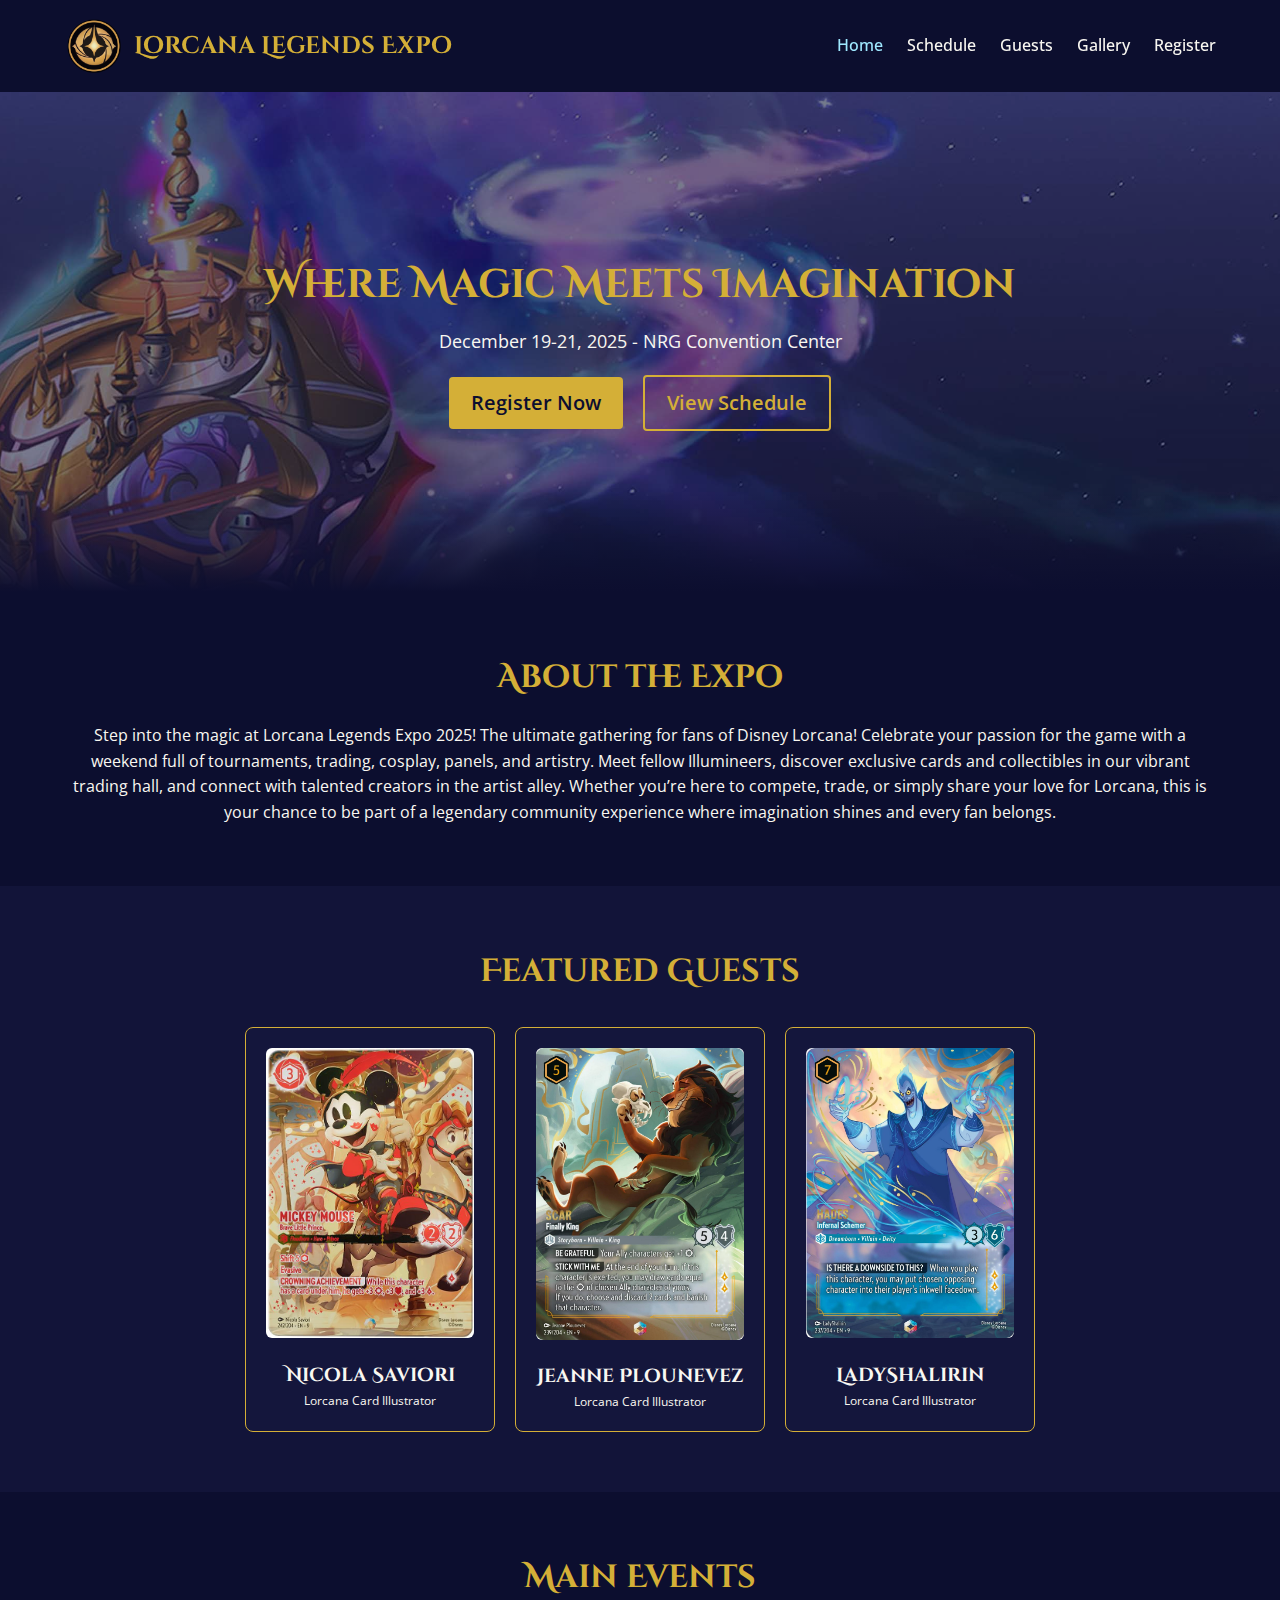
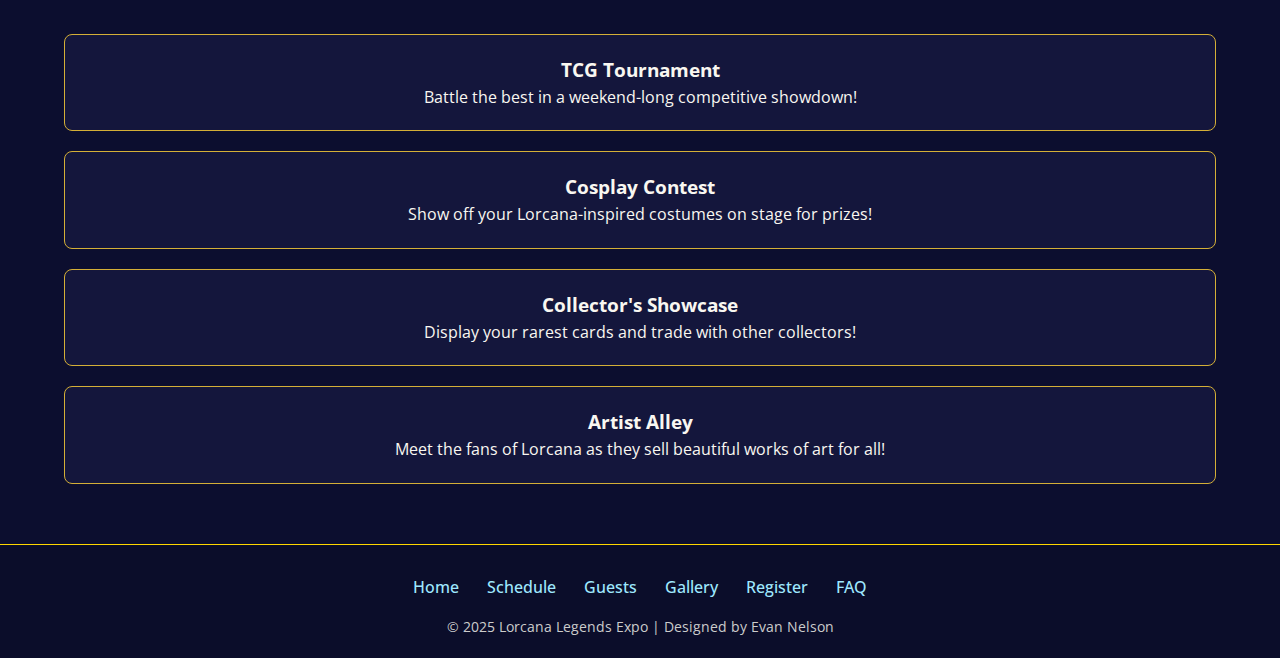
<file: index.html>
<!DOCTYPE html>
<html lang="en">
    <head>
        <meta name="viewport" content="width=device-width, initial-scale=1.0">
        <title>Lorcana Legends Expo 2025</title>
        <link rel="stylesheet" href="css/styles.css">
    </head>
    <body>

        <!--Header-->
        <header>
            <div class="container nav-container">
                <div class="brand">
                    <img src="images/logo1.png" alt="Lorcana Legends Expo Logo" class="logo">
                    <h1>Lorcana Legends Expo</h1>
                </div>
                <nav>
                    <a class="active" href="index.html">Home</a>
                    <a href="schedule.html">Schedule</a>
                    <a href="guests.html">Guests</a>
                    <a href="gallery.html">Gallery</a>
                    <a href="register.html">Register</a>
                </nav>
            </div>
        </header>

        <!--Hero Section-->
        <section class="hero">
            <div class="overlay"></div>
            <div class="particles"></div>
            <div class="hero-content">
                <h2> Where Magic Meets Imagination</h2>
                <p>December 19-21, 2025 - NRG Convention Center</p>
                <div class="buttons">
                    <a href="register.html" class="btn gold">Register Now</a>
                    <a href="schedule.html" class="btn outline">View Schedule</a>
                </div>
            </div>
        </section>

        <!--About-->
        <section class="about container">
            <h2>About the Expo</h2>
            <p>Step into the magic at Lorcana Legends Expo 2025! 
            The ultimate gathering for fans of Disney Lorcana! Celebrate your passion 
            for the game with a weekend full of tournaments, trading, cosplay, panels, 
            and artistry. Meet fellow Illumineers, discover exclusive cards and collectibles 
            in our vibrant trading hall, and connect with talented creators in the artist alley. 
            Whether you’re here to compete, trade, or simply share your love for Lorcana, this is 
            your chance to be part of a legendary community experience where imagination shines 
            and every fan belongs.</p>
        </section>

        <!--Featured Guest-->
        <section class="guests">
            <h2>Featured Guests</h2>
            <div class="guest-grid">
                <div class="guest-card">
                    <img src="images/mickey-card.jpg" alt="Nicola Saviori">
                    <h3>Nicola Saviori</h3>
                    <p>Lorcana Card Illustrator</p>
                </div>
                <div class="guest-card">
                    <img src="images/scarcard.png" alt="Jeanne Plounevez">
                    <h3>Jeanne Plounevez</h3>
                    <p>Lorcana Card Illustrator</p>
                </div>
                <div class="guest-card">
                    <img src="images/hadescard.png" alt="LadyShalirin">
                    <h3>LadyShalirin</h3>
                    <p>Lorcana Card Illustrator</p>
                </div>
            </div>
        </section>

        <!--Event Highlights-->
        <section class="highlights container">
            <h2>Main Events</h2>
            <div class="highlight-grid">
                <div class="highlight-card">
                    <h3>TCG Tournament</h3>
                    <p>Battle the best in a weekend-long competitive showdown!</p>
                </div>
                <div class="highlight-card">
                    <h3>Cosplay Contest</h3>
                    <p>Show off your Lorcana-inspired costumes on stage for prizes!</p>
                </div>
                <div class="highlight-card">
                    <h3>Collector's Showcase</h3>
                    <p>Display your rarest cards and trade with other collectors!</p>
                </div>
                <div class="highlight-card">
                    <h3>Artist Alley</h3>
                    <p>Meet the fans of Lorcana as they sell beautiful works of art for all!</p>
                </div>
            </div>
        </section>

        <!-- Footer -->
        <footer>
            <div class="footer-nav">
                <a href="index.html">Home</a>
                <a href="schedule.html">Schedule</a>
                <a href="guests.html">Guests</a>
                <a href="gallery.html">Gallery</a>
                <a href="register.html">Register</a>
                <a href="faq.html">FAQ</a>
            </div>
            <p>© 2025 Lorcana Legends Expo | Designed by Evan Nelson</p>
        </footer>
    </body>
</html>
</file>
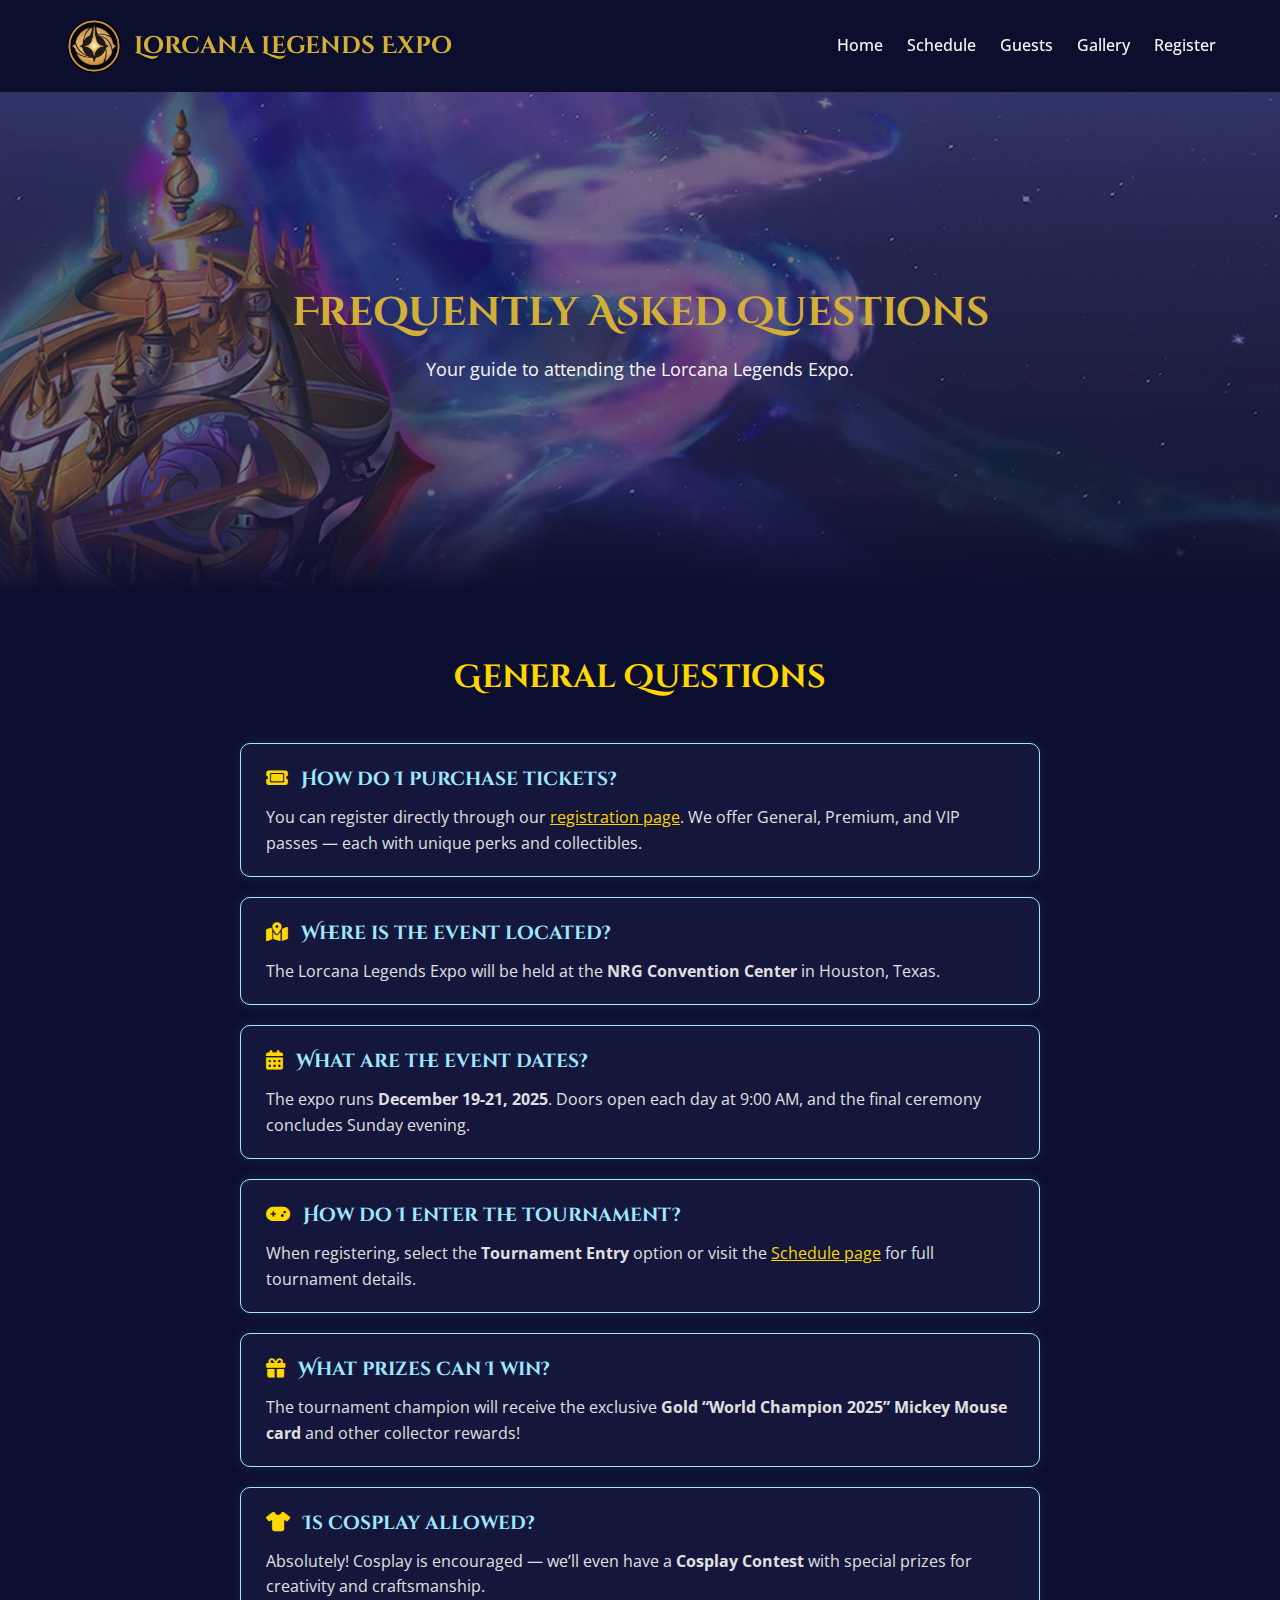
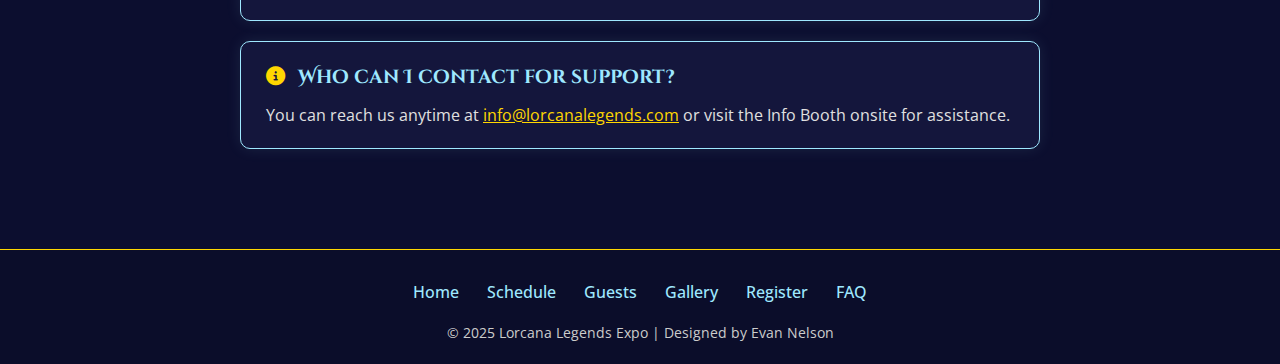
<file: faq.html>
<!DOCTYPE html>
<html lang="en">

    <head>
        <meta charset="UTF-8">
        <meta name="viewport" content="width=device-width, initial-scale=1.0">
        <title>FAQ | Lorcana Legends Expo 2025</title>
        <link rel="stylesheet" href="css/styles.css">
        <link rel="stylesheet" href="https://cdnjs.cloudflare.com/ajax/libs/font-awesome/6.5.0/css/all.min.css">
    </head>
    <body>

    <!-- Header -->
    <header>
        <div class="container nav-container">
            <div class="brand">
                <a href="index.html"><img src="images/logo1.png" alt="Lorcana Legends Expo Logo" class="logo"></a>
                <h1>Lorcana Legends Expo</h1>
            </div>
            <nav>
                <a href="index.html">Home</a>
                <a href="schedule.html">Schedule</a>
                <a href="guests.html">Guests</a>
                <a href="gallery.html">Gallery</a>
                <a href="register.html">Register</a>
            </nav>
        </div>
    </header>

    <!-- Hero -->
    <section class="hero">
        <div class="overlay"></div>
        <div class="particles"></div>
        <div class="hero-content">
            <h2>Frequently Asked Questions</h2>
            <p>Your guide to attending the Lorcana Legends Expo.</p>
        </div>
    </section>

    <!-- FAQ Section -->
    <section class="faq container">
        <h2>General Questions</h2>

        <div class="faq-item">
            <h3><i class="fa-solid fa-ticket"></i> How do I purchase tickets?</h3>
            <p>You can register directly through our <a href="register.html">registration page</a>. We offer General, Premium, and VIP passes — each with unique perks and collectibles.</p>
        </div>

        <div class="faq-item">
            <h3><i class="fa-solid fa-map-location-dot"></i> Where is the event located?</h3>
            <p>The Lorcana Legends Expo will be held at the <strong>NRG Convention Center</strong> in Houston, Texas.</p>
        </div>

        <div class="faq-item">
            <h3><i class="fa-solid fa-calendar-days"></i> What are the event dates?</h3>
            <p>The expo runs <strong>December 19-21, 2025</strong>. Doors open each day at 9:00 AM, and the final ceremony concludes Sunday evening.</p>
        </div>

        <div class="faq-item">
            <h3><i class="fa-solid fa-gamepad"></i> How do I enter the tournament?</h3>
            <p>When registering, select the <strong>Tournament Entry</strong> option or visit the <a href="schedule.html">Schedule page</a> for full tournament details.</p>
        </div>

        <div class="faq-item">
            <h3><i class="fa-solid fa-gift"></i> What prizes can I win?</h3>
            <p>The tournament champion will receive the exclusive <strong>Gold “World Champion 2025” Mickey Mouse card</strong> and other collector rewards!</p>
        </div>

        <div class="faq-item">
            <h3><i class="fa-solid fa-shirt"></i> Is cosplay allowed?</h3>
            <p>Absolutely! Cosplay is encouraged — we’ll even have a <strong>Cosplay Contest</strong> with special prizes for creativity and craftsmanship.</p>
        </div>

        <div class="faq-item">
            <h3><i class="fa-solid fa-info-circle"></i> Who can I contact for support?</h3>
            <p>You can reach us anytime at <a href="mailto:info@lorcanalegends.com">info@lorcanalegends.com</a> or visit the Info Booth onsite for assistance.</p>
        </div>
    </section>

    <!-- Footer -->
    <footer>
        <div class="footer-nav">
            <a href="index.html">Home</a>
            <a href="schedule.html">Schedule</a>
            <a href="guests.html">Guests</a>
            <a href="gallery.html">Gallery</a>
            <a href="register.html">Register</a>
            <a href="faq.html">FAQ</a>
        </div>
        <p>© 2025 Lorcana Legends Expo | Designed by Evan Nelson</p>
    </footer>

</body>
</html>
</file>
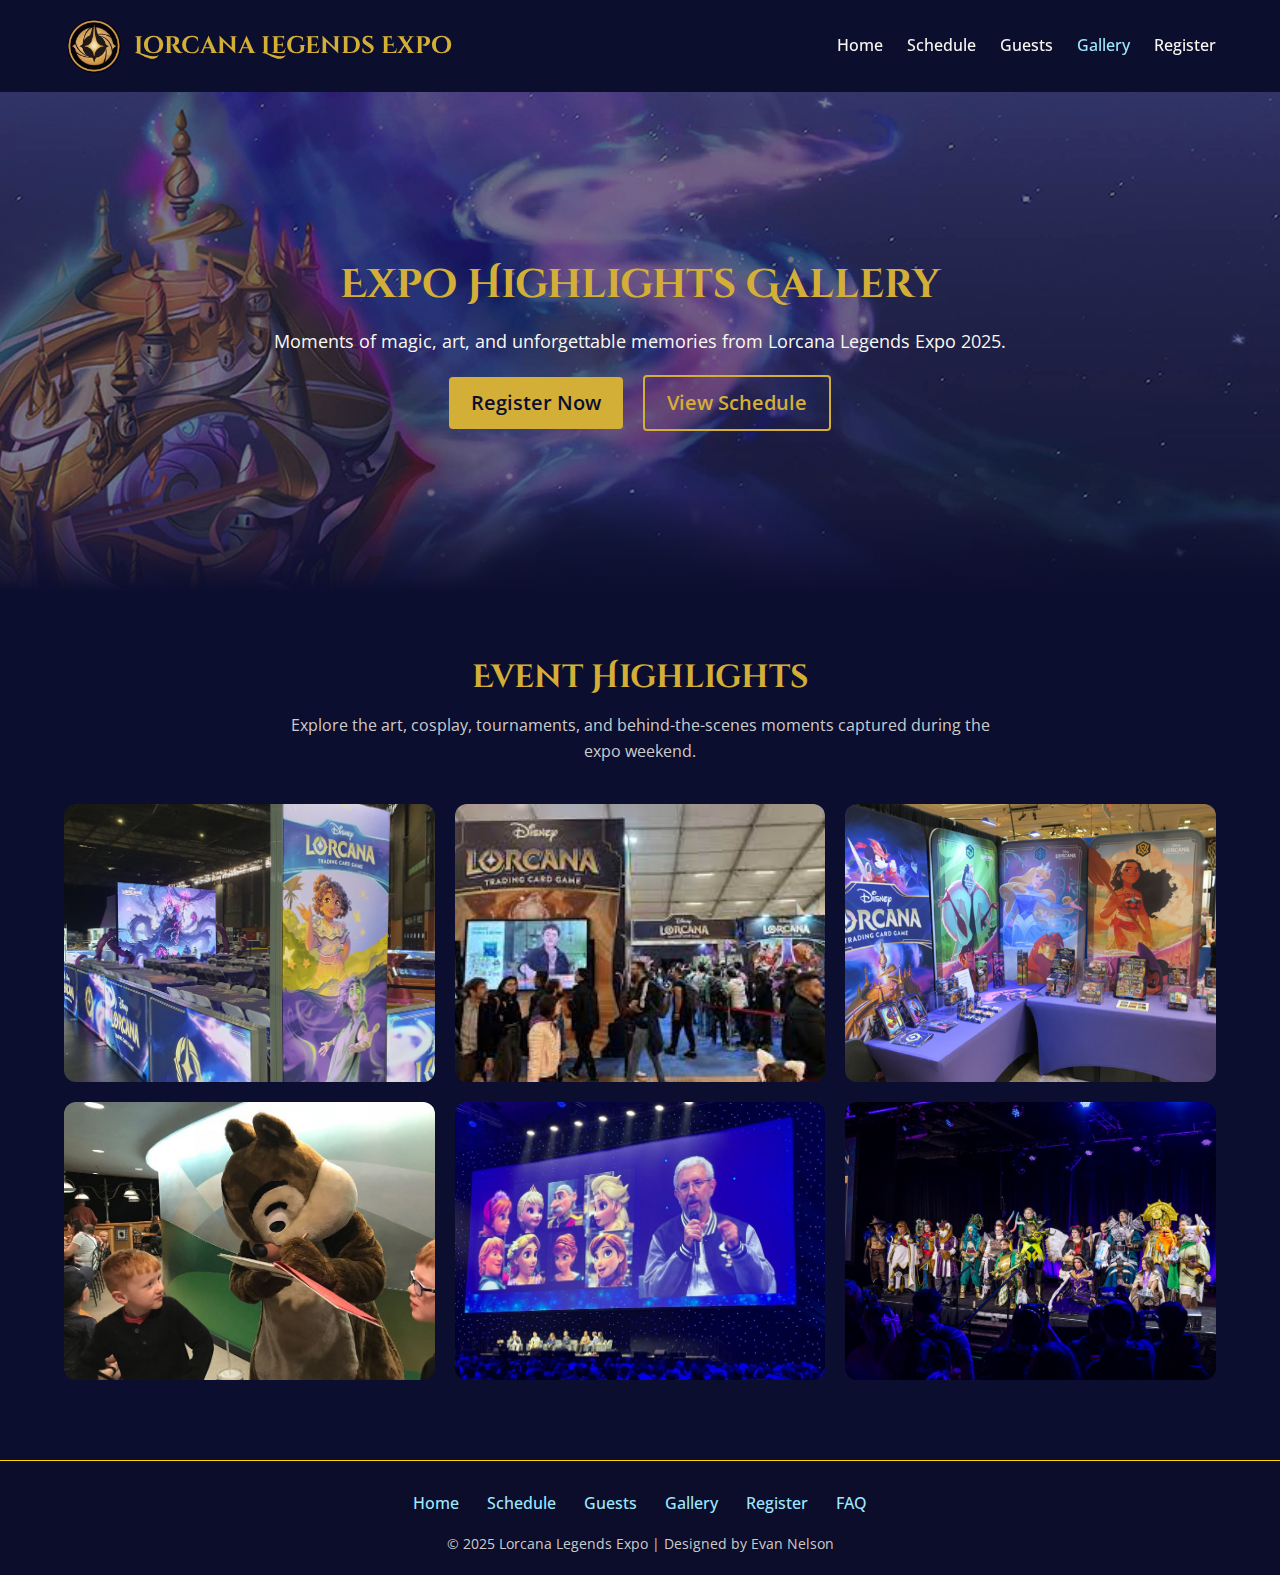
<file: gallery.html>
<!DOCTYPE html>
<html lang="en">
    <head>
        <meta name="viewport" content="width=device-width, initial-scale=1.0">
        <title>Lorcana Legends Expo 2025</title>
        <link rel="stylesheet" href="css/styles.css">
        <link rel="stylesheet" href="https://cdnjs.cloudflare.com/ajax/libs/font-awesome/6.5.0/css/all.min.css">
    </head>
    <body>

        <!--Header-->
        <header>
            <div class="container nav-container">
                <div class="brand">
                    <img src="images/logo1.png" alt="Lorcana Legends Expo Logo" class="logo">
                    <h1>Lorcana Legends Expo</h1>
                </div>
                <nav>
                    <a href="index.html">Home</a>
                    <a href="schedule.html">Schedule</a>
                    <a href="guests.html">Guests</a>
                    <a class="active" href="gallery.html">Gallery</a>
                    <a href="register.html">Register</a>
                </nav>
            </div>
        </header>

        <!--Hero Section-->
        <section class="hero">
            <div class="overlay"></div>
            <div class="particles"></div>
            <div class="hero-content">
                <h2>Expo Highlights Gallery</h2>
                <p>Moments of magic, art, and unforgettable memories from Lorcana Legends Expo 2025.</p>
                <div class="buttons">
                    <a href="register.html" class="btn gold">Register Now</a>
                    <a href="schedule.html" class="btn outline">View Schedule</a>
                </div>
            </div>
        </section>

        <!-- Gallery Section -->
        <section class="gallery container">
            <h2>Event Highlights</h2>
            <p class="gallery-intro">Explore the art, cosplay, tournaments, and behind-the-scenes moments captured during the expo weekend.</p>

            <div class="gallery-grid">
                <div class="gallery-item"><img src="images/collector_card_set.jpg" alt="Hades Lorcana Card"></div>
                <div class="gallery-item"><img src="images/expo2.jpeg" alt="Mickey Mouse Lorcana Card"></div>
                <div class="gallery-item"><img src="images/expo1.jpg" alt="Scar Lorcana Card"></div>
                <div class="gallery-item"><img src="images/autograph.jpg" alt="Guest Signing Event"></div>
                <div class="gallery-item"><img src="images/panel.jpeg" alt="Panel Discussion"></div>
                <div class="gallery-item"><img src="images/cosplay_contest.jpg" alt="Cosplay Contest"></div>
            </div>
        </section>

        <!-- Footer -->
        <footer>
            <div class="footer-nav">
                <a href="index.html">Home</a>
                <a href="schedule.html">Schedule</a>
                <a href="guests.html">Guests</a>
                <a href="gallery.html">Gallery</a>
                <a href="register.html">Register</a>
                <a href="faq.html">FAQ</a>
            </div>
            <p>© 2025 Lorcana Legends Expo | Designed by Evan Nelson</p>
        </footer>

    </body>
</html>
</file>
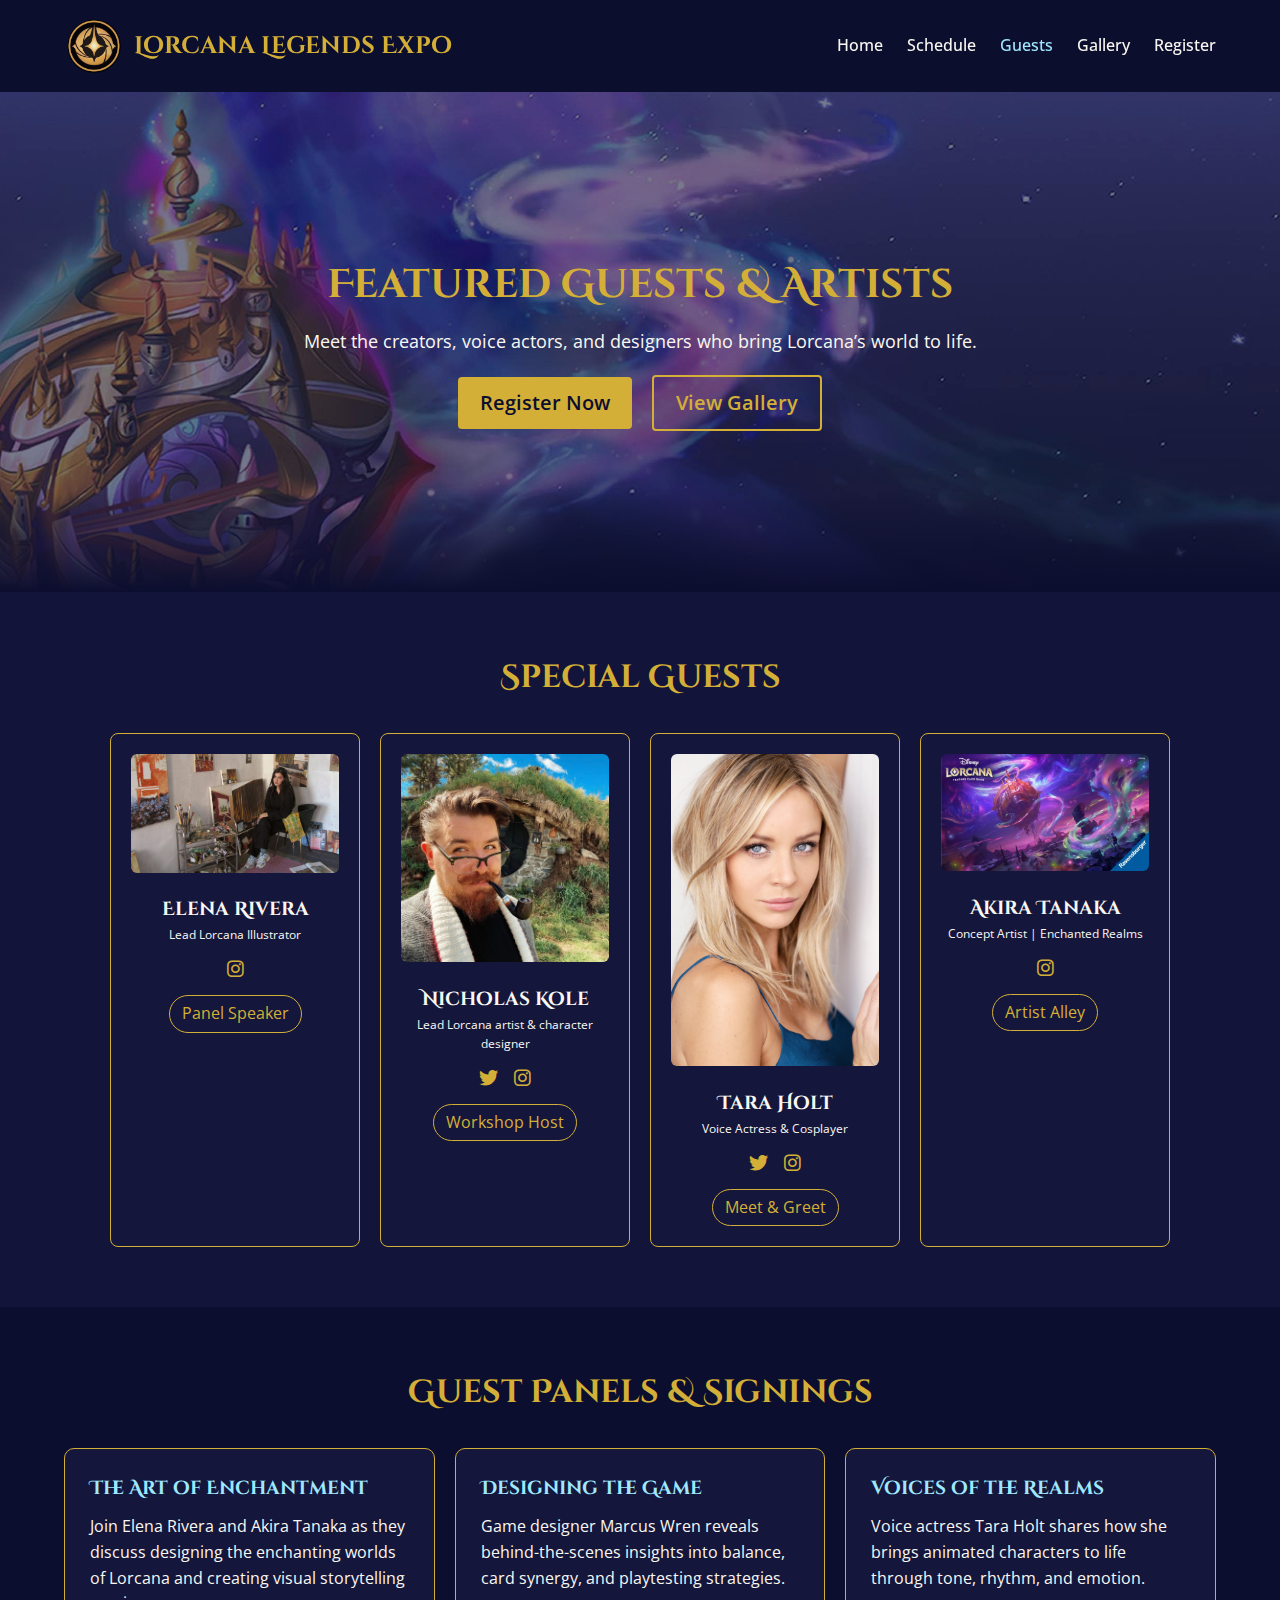
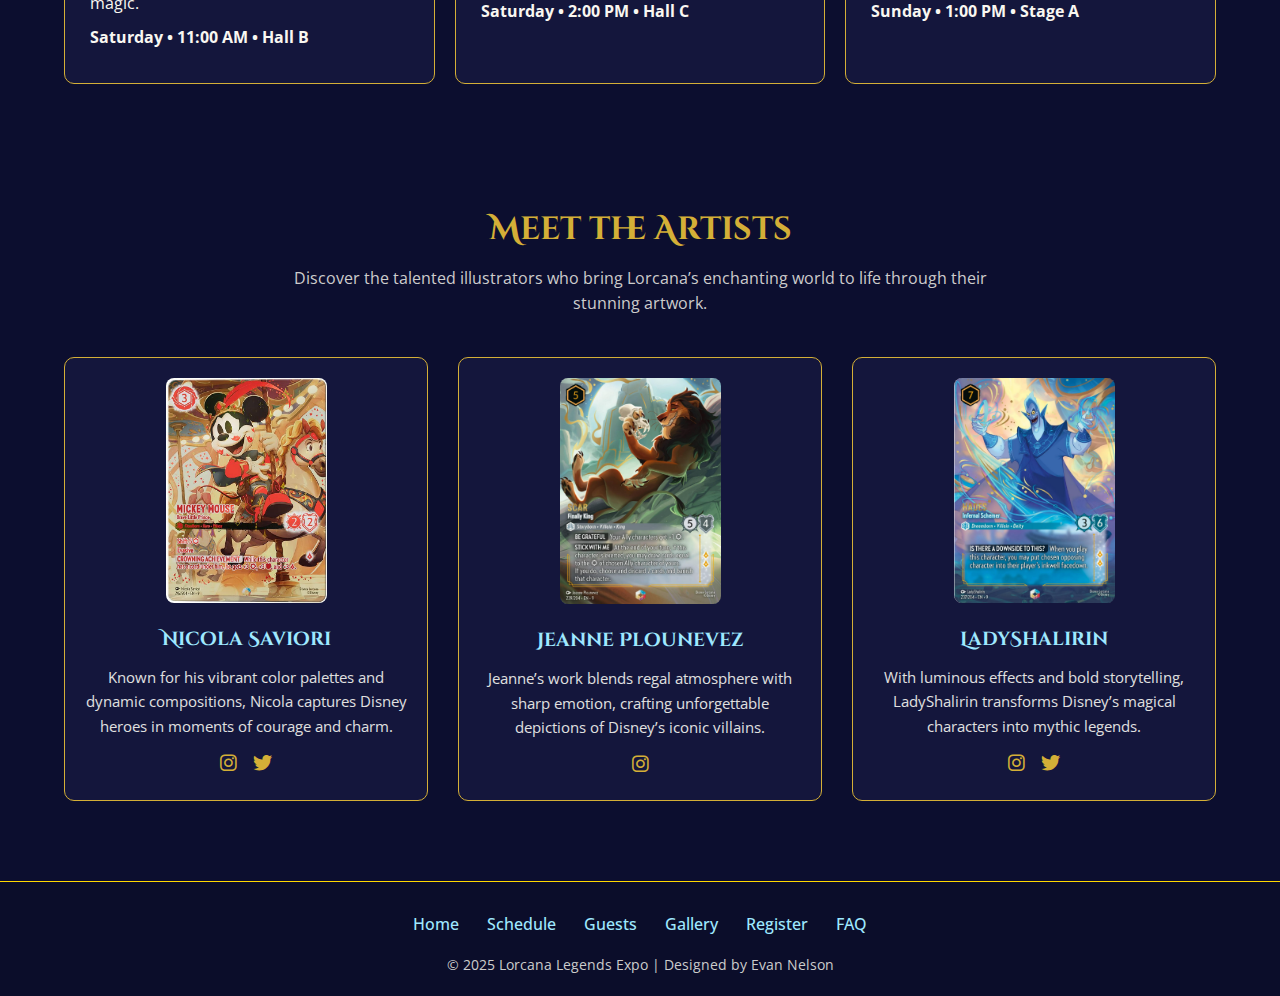
<file: guests.html>
<!DOCTYPE html>
<html lang="en">
    <head>
        <meta name="viewport" content="width=device-width, initial-scale=1.0">
        <title>Lorcana Legends Expo 2025</title>
        <link rel="stylesheet" href="css/styles.css">
        <link rel="stylesheet" href="https://cdnjs.cloudflare.com/ajax/libs/font-awesome/6.5.0/css/all.min.css">
    </head>
    <body>

        <!--Header-->
        <header>
            <div class="container nav-container">
                <div class="brand">
                    <img src="images/logo1.png" alt="Lorcana Legends Expo Logo" class="logo">
                    <h1>Lorcana Legends Expo</h1>
                </div>
                <nav>
                    <a href="index.html">Home</a>
                    <a href="schedule.html">Schedule</a>
                    <a class="active"  href="guests.html">Guests</a>
                    <a href="gallery.html">Gallery</a>
                    <a href="register.html">Register</a>
                </nav>
            </div>
        </header>

        <!--Hero Section-->
        <section class="hero">
            <div class="overlay"></div>
            <div class="particles"></div>
            <div class="hero-content">
                <h2>Featured Guests & Artists</h2>
                <p>Meet the creators, voice actors, and designers who bring Lorcana’s world to life.</p>
                <div class="buttons">
                    <a href="register.html" class="btn gold">Register Now</a>
                    <a href="gallery.html" class="btn outline">View Gallery</a>
                </div>
            </div>
        </section>

        <!--Guest Grid-->
        <section class="guests">
            <h2>Special Guests</h2>
            <div class="guest-grid">

                <div class="guest-card">
                    <img src="images/elenarivera.jpg" alt="Elena Rivera">
                    <h3>Elena Rivera</h3>
                    <p>Lead Lorcana Illustrator</p>
                    <div class="guest-socials">
                        <a href="https://www.instagram.com/elenariveramontanes_art/" target="_blank" aria-label="Instagram"><i class="fab fa-instagram"></i></a>
                    </div>
                    <span class="guest-badge">Panel Speaker</span>
                </div>

                <div class="guest-card">
                    <img src="images/nicholaskole.jpg" alt="Nicholas Kole">
                    <h3>Nicholas Kole</h3>
                    <p>Lead Lorcana artist & character designer</p>
                    <div class="guest-socials">
                        <a href="https://x.com/nicholaskole" target="_blank" aria-label="Twitter"><i class="fab fa-twitter"></i></a>
                        <a href="https://www.instagram.com/nicholaskole/" target="_blank" aria-label="Instagram"><i class="fab fa-instagram"></i></a>
                    </div>
                    <span class="guest-badge">Workshop Host</span>
                </div>

                <div class="guest-card">
                    <img src="images/taraholt.jpg" alt="Tara Holt">
                    <h3>Tara Holt</h3>
                    <p>Voice Actress & Cosplayer</p>
                    <div class="guest-socials">
                        <a href="https://x.com/TaraHolt?utm_source=chatgpt.com" target="_blank" aria-label="Twitter"><i class="fab fa-twitter"></i></a>
                        <a href="https://www.instagram.com/taraholt/" target="_blank" aria-label="Instagram"><i class="fab fa-instagram"></i></a>                       
                    </div>
                    <span class="guest-badge">Meet & Greet</span>
                </div>

                <div class="guest-card">
                    <img src="images/akira.jpg" alt="Akira Tanaka">
                    <h3>Akira Tanaka</h3>
                    <p>Concept Artist | Enchanted Realms</p>
                    <div class="guest-socials">
                        <a href="https://www.instagram.com/akiratanakaconcepts/" target="_blank" aria-label="Instagram"><i class="fab fa-instagram"></i></a>
                    </div>
                    <span class="guest-badge">Artist Alley</span>
                </div>

            </div>
        </section>

        <!--Panels and Signings-->
        <section class="panels container">
            <h2>Guest Panels & Signings</h2>
            <div class="panel-grid">

                <div class="panel-card">
                    <h3>The Art of Enchantment</h3>
                    <p>Join Elena Rivera and Akira Tanaka as they discuss designing the enchanting worlds of Lorcana and creating visual storytelling magic.</p>
                    <p><strong>Saturday • 11:00 AM • Hall B</strong></p>
                </div>

                <div class="panel-card">
                    <h3>Designing the Game</h3>
                    <p>Game designer Marcus Wren reveals behind-the-scenes insights into balance, card synergy, and playtesting strategies.</p>
                    <p><strong>Saturday • 2:00 PM • Hall C</strong></p>
                </div>

                <div class="panel-card">
                    <h3>Voices of the Realms</h3>
                    <p>Voice actress Tara Holt shares how she brings animated characters to life through tone, rhythm, and emotion.</p>
                    <p><strong>Sunday • 1:00 PM • Stage A</strong></p>
                </div>

            </div>
        </section>

        <!-- Meet the Artists -->
        <section class="artists container">
            <h2>Meet the Artists</h2>
                <p class="artists-intro">
                    Discover the talented illustrators who bring Lorcana’s enchanting world to life through their stunning artwork.
                </p>

            <div class="artist-grid">

                <!-- Nicola Saviori -->
                <div class="artist-card">
                    <img src="images/mickey-card.jpg" alt="Nicola Saviori Lorcana Artwork">
                    <h3>Nicola Saviori</h3>
                    <p>Known for his vibrant color palettes and dynamic compositions, Nicola captures Disney heroes in moments of courage and charm.</p>
                    <div class="guest-socials">
                        <a href="https://www.instagram.com/nicolasaviori/" target="_blank" aria-label="Instagram"><i class="fab fa-instagram"></i></a>
                        <a href="https://x.com/nicolasaviori?lang=en&utm_source=chatgpt.com" target="_blank" aria-label="Twitter"><i class="fab fa-twitter"></i></a>
                    </div>
                </div>

                <!-- Jeanne Plounevez -->
                <div class="artist-card">
                    <img src="images/scarcard.png" alt="Jeanne Plounevez Lorcana Artwork">
                    <h3>Jeanne Plounevez</h3>
                    <p>Jeanne’s work blends regal atmosphere with sharp emotion, crafting unforgettable depictions of Disney’s iconic villains.</p>
                    <div class="guest-socials">
                        <a href="https://www.instagram.com/jeanne_plounevez/" target="_blank" aria-label="Instagram"><i class="fab fa-instagram"></i></a>
                    </div>
                </div>

                <!-- LadyShalirin -->
                <div class="artist-card">
                    <img src="images/hadescard.png" alt="LadyShalirin Lorcana Artwork">
                    <h3>LadyShalirin</h3>
                    <p>With luminous effects and bold storytelling, LadyShalirin transforms Disney’s magical characters into mythic legends.</p>
                    <div class="guest-socials">
                        <a href="https://www.instagram.com/ladyshalirin/" target="_blank" aria-label="Instagram"><i class="fab fa-instagram"></i></a>
                        <a href="https://x.com/_ladyshalirin?lang=en&utm_source=chatgpt.com" target="_blank" aria-label="Twitter"><i class="fab fa-twitter"></i></a>
                    </div>
                </div>

            </div>
        </section>

        <!-- Footer -->
        <footer>
            <div class="footer-nav">
                <a href="index.html">Home</a>
                <a href="schedule.html">Schedule</a>
                <a href="guests.html">Guests</a>
                <a href="gallery.html">Gallery</a>
                <a href="register.html">Register</a>
                <a href="faq.html">FAQ</a>
            </div>
            <p>© 2025 Lorcana Legends Expo | Designed by Evan Nelson</p>
        </footer>
    </body>
</html>
</file>
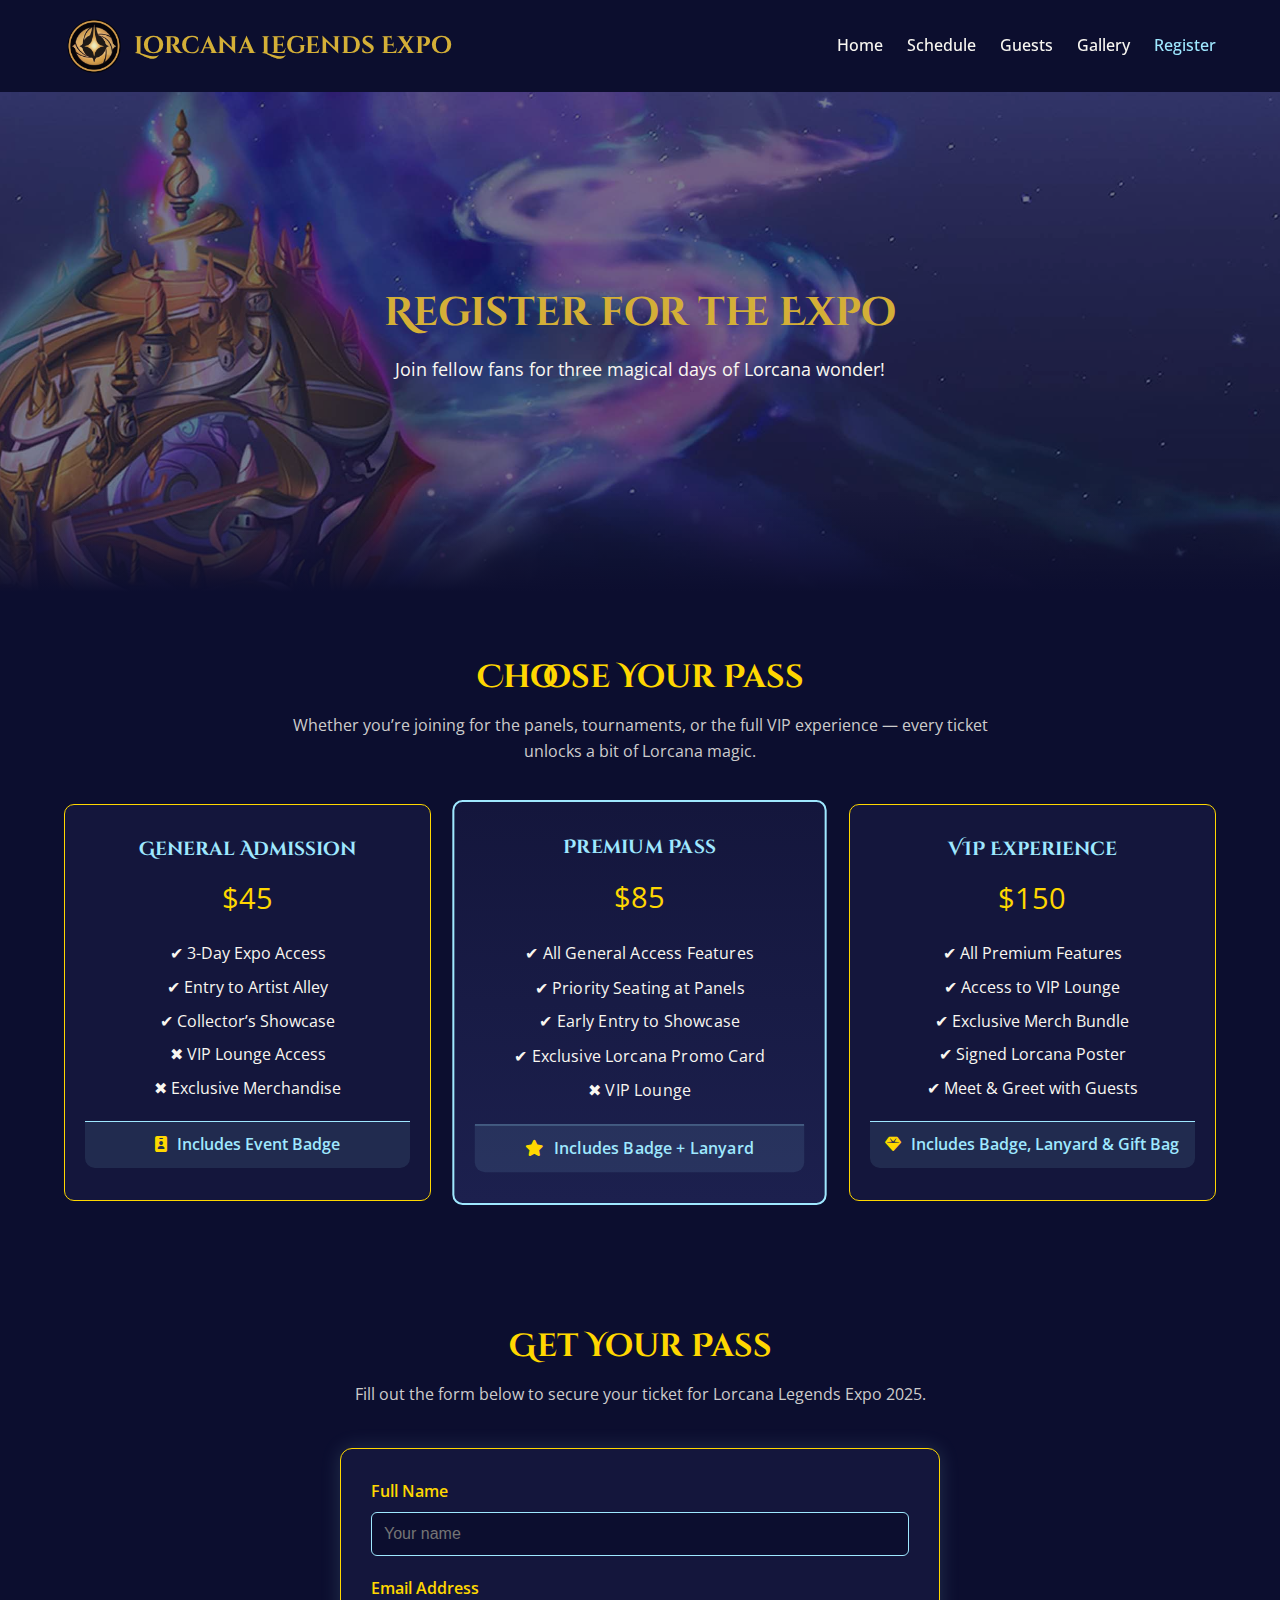
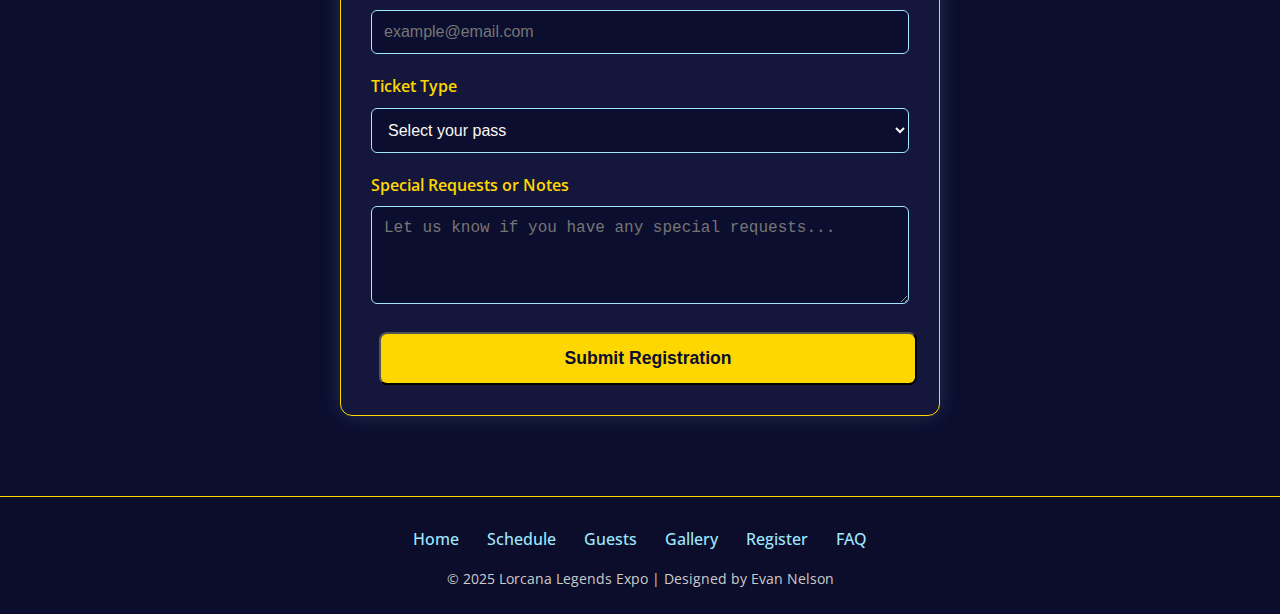
<file: register.html>
<!DOCTYPE html>
<html lang="en">

    <head>
        <meta charset="UTF-8">
        <meta name="viewport" content="width=device-width, initial-scale=1.0">
        <title>Register | Lorcana Legends Expo 2025</title>
        <link rel="stylesheet" href="css/styles.css">
        <link rel="stylesheet" href="https://cdnjs.cloudflare.com/ajax/libs/font-awesome/6.5.0/css/all.min.css">
    </head>

    <body>

    <!-- Header -->
    <header>
        <div class="container nav-container">
            <div class="brand">
                <img src="images/logo1.png" alt="Lorcana Legends Expo Logo" class="logo">
                <h1>Lorcana Legends Expo</h1>
            </div>
            <nav>
                <a href="index.html">Home</a>
                <a href="schedule.html">Schedule</a>
                <a href="guests.html">Guests</a>
                <a href="gallery.html">Gallery</a>
                <a class="active" href="register.html">Register</a>
            </nav>
        </div>
    </header>

    <!-- Hero -->
    <section class="hero">
        <div class="overlay"></div>
        <div class="particles"></div>
        <div class="hero-content">
            <h2>Register for the Expo</h2>
            <p>Join fellow fans for three magical days of Lorcana wonder!</p>
        </div>
    </section>

    <!-- Ticket Packages -->
    <section class="tickets container">
        <h2>Choose Your Pass</h2>
        <p class="tickets-intro">
            Whether you’re joining for the panels, tournaments, or the full VIP experience — every ticket unlocks a bit of Lorcana magic.
        </p>

        <div class="ticket-grid">

            <!-- General -->
            <div class="ticket-card">
                <h3>General Admission</h3>
                <p class="price">$45</p>
                <ul>
                    <li>✔ 3-Day Expo Access</li>
                    <li>✔ Entry to Artist Alley</li>
                    <li>✔ Collector’s Showcase</li>
                    <li>✖ VIP Lounge Access</li>
                    <li>✖ Exclusive Merchandise</li>
                </ul>
                <div class="ticket-bonus">
                    <i class="fa-solid fa-id-badge"></i> Includes Event Badge
                </div>
            </div>

            <!-- Premium -->
            <div class="ticket-card highlight">
                <h3>Premium Pass</h3>
                <p class="price">$85</p>
                <ul>
                    <li>✔ All General Access Features</li>
                    <li>✔ Priority Seating at Panels</li>
                    <li>✔ Early Entry to Showcase</li>
                    <li>✔ Exclusive Lorcana Promo Card</li>
                    <li>✖ VIP Lounge</li>
                </ul>
                <div class="ticket-bonus">
                    <i class="fa-solid fa-star"></i> Includes Badge + Lanyard
                </div>
            </div>

            <!-- VIP -->
            <div class="ticket-card">
                <h3>VIP Experience</h3>
                <p class="price">$150</p>
                <ul>
                    <li>✔ All Premium Features</li>
                    <li>✔ Access to VIP Lounge</li>
                    <li>✔ Exclusive Merch Bundle</li>
                    <li>✔ Signed Lorcana Poster</li>
                    <li>✔ Meet & Greet with Guests</li>
                </ul>
                <div class="ticket-bonus">
                    <i class="fa-solid fa-gem"></i> Includes Badge, Lanyard & Gift Bag
                </div>
            </div>

        </div>
    </section>

    <!-- Registration Form -->
    <section class="register container">
        <h2>Get Your Pass</h2>
        <p class="register-intro">Fill out the form below to secure your ticket for Lorcana Legends Expo 2025.</p>

        <form class="register-form" action="#" method="post">
            <div class="form-group">
                <label for="name">Full Name</label>
                <input type="text" id="name" name="name" placeholder="Your name" required>
            </div>

            <div class="form-group">
                <label for="email">Email Address</label>
                <input type="email" id="email" name="email" placeholder="example@email.com" required>
            </div>

            <div class="form-group">
                <label for="ticket">Ticket Type</label>
                <select id="ticket" name="ticket" required>
                <option value="">Select your pass</option>
                <option value="general">General Admission – $45</option>
                <option value="premium">Premium Pass – $85</option>
                <option value="vip">VIP Experience – $150</option>
                <option value="tournament">Tournament – Will Receive Email With Steps</option>
                </select>
            </div>

            <div class="form-group">
                <label for="message">Special Requests or Notes</label>
                <textarea id="message" name="message" rows="4" placeholder="Let us know if you have any special requests..."></textarea>
            </div>

            <button type="submit" class="btn gold large">Submit Registration</button>
        </form>
    </section>

    <!-- Footer -->
    <footer>
        <div class="footer-nav">
            <a href="index.html">Home</a>
            <a href="schedule.html">Schedule</a>
            <a href="guests.html">Guests</a>
            <a href="gallery.html">Gallery</a>
            <a href="register.html">Register</a>
            <a href="faq.html">FAQ</a>
        </div>
        <p>© 2025 Lorcana Legends Expo | Designed by Evan Nelson</p>
    </footer>

</body>
</html>
</file>
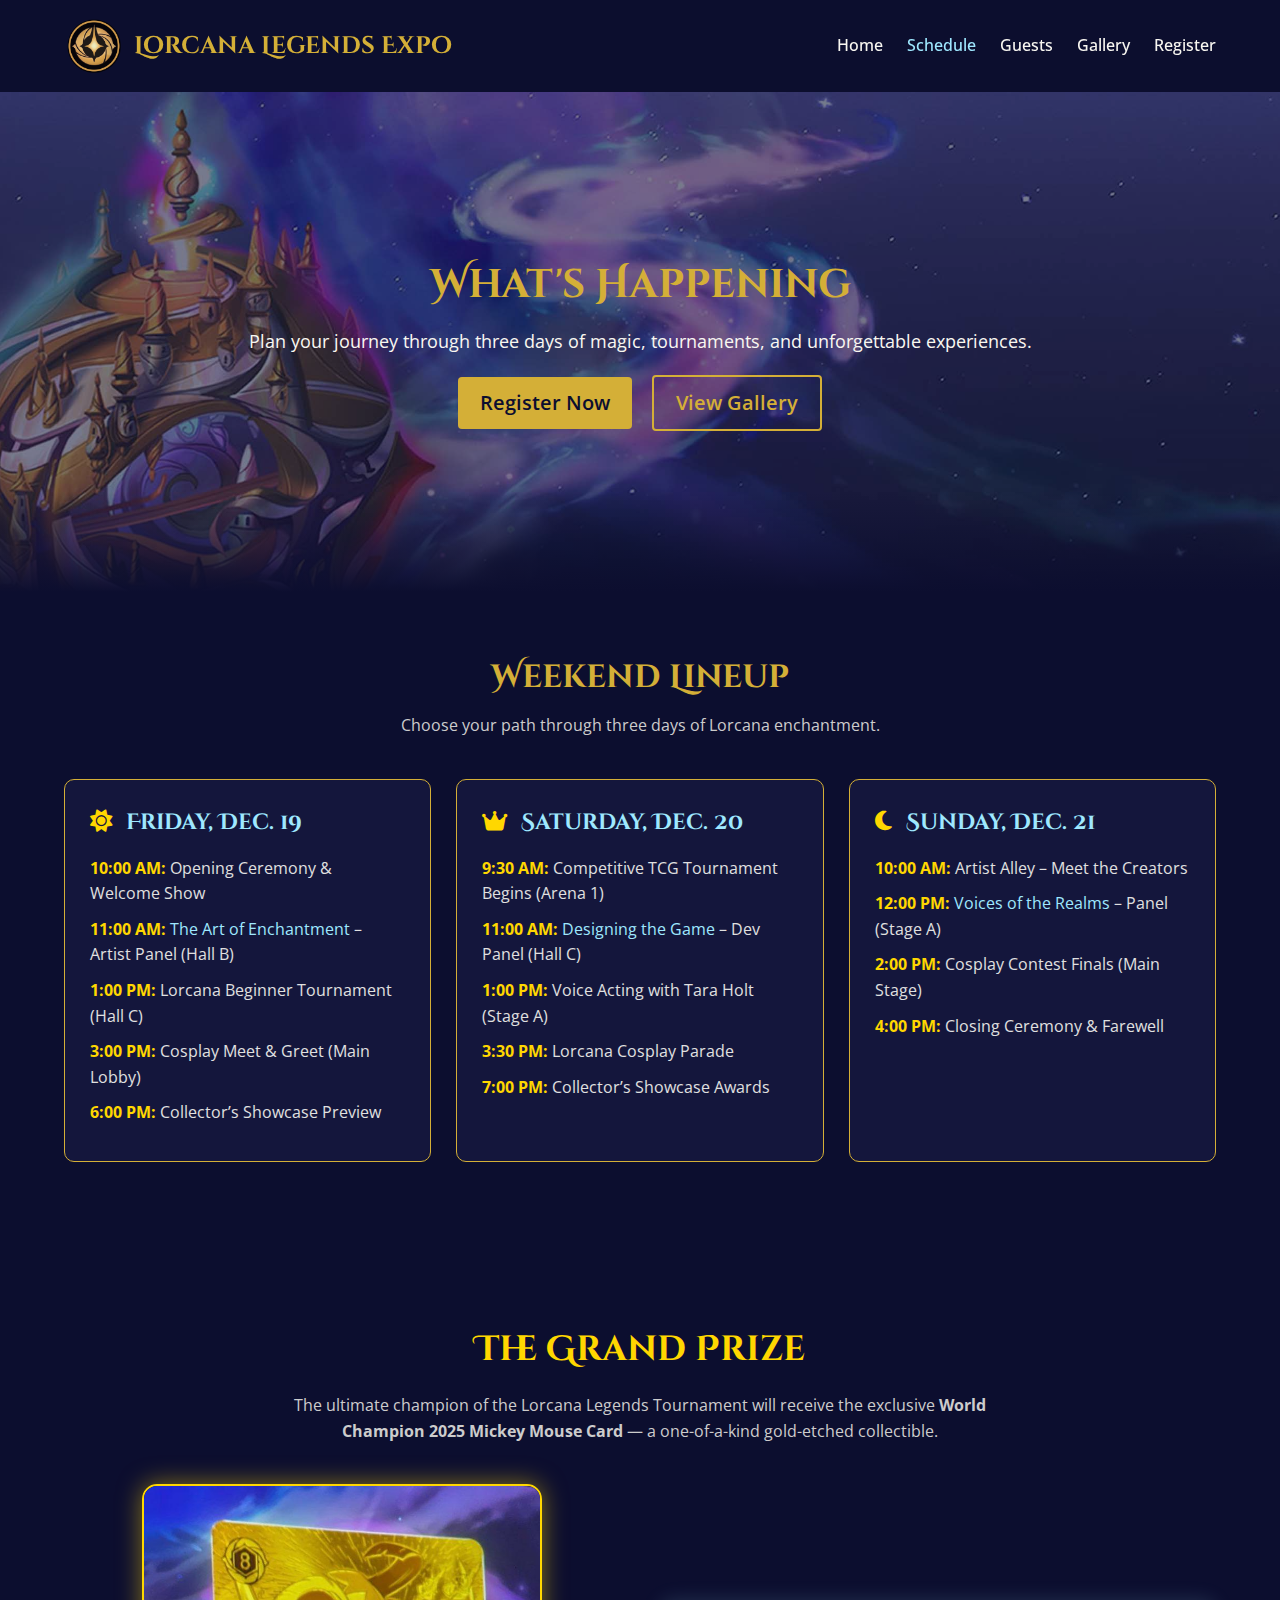
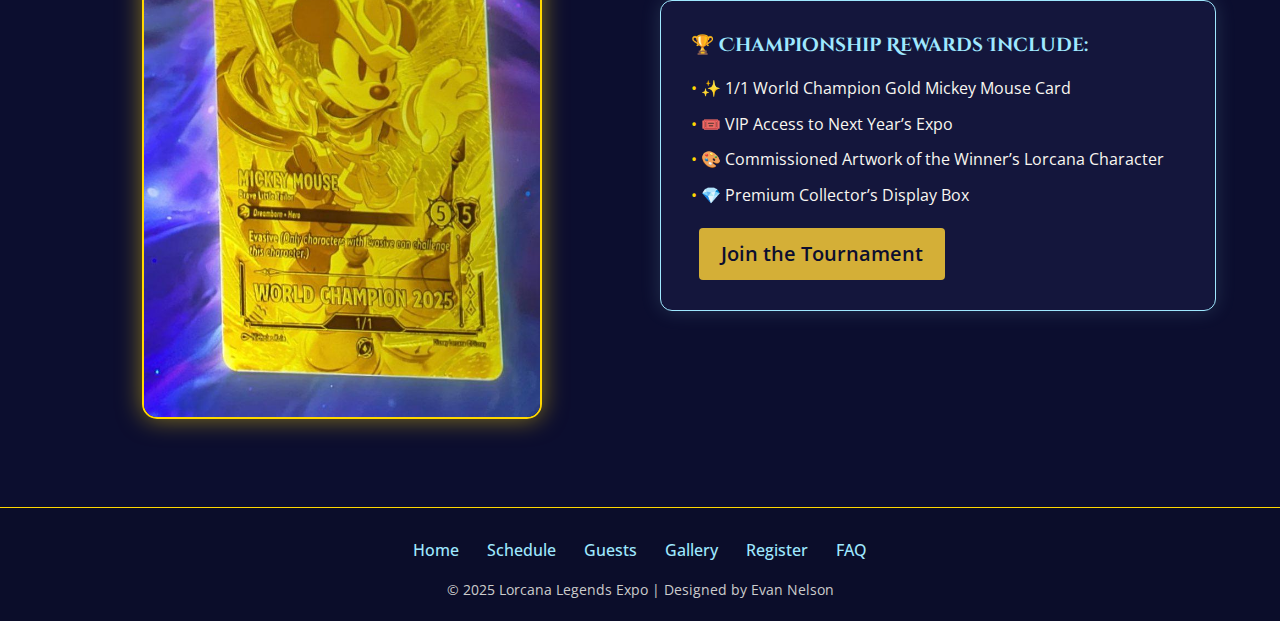
<file: schedule.html>
<!DOCTYPE html>
<html lang="en">
    <head>
        <meta name="viewport" content="width=device-width, initial-scale=1.0">
        <title>Lorcana Legends Expo 2025</title>
        <link rel="stylesheet" href="css/styles.css">
        <link rel="stylesheet" href="https://cdnjs.cloudflare.com/ajax/libs/font-awesome/6.5.0/css/all.min.css">
    </head>
    <body>

        <!--Header-->
        <header>
            <div class="container nav-container">
                <div class="brand">
                    <a href="index.html"><img src="images/logo1.png" alt="Lorcana Legends Expo Logo" class="logo"></a>
                    <h1>Lorcana Legends Expo</h1>
                </div>
                <nav>
                    <a href="index.html">Home</a>
                    <a class="active" href="schedule.html">Schedule</a>
                    <a href="guests.html">Guests</a>
                    <a href="gallery.html">Gallery</a>
                    <a href="register.html">Register</a>
                </nav>
            </div>
        </header>

        <!--Hero Section-->
        <section class="hero">
            <div class="overlay"></div>
            <div class="particles"></div>
            <div class="hero-content">
                <h2>What's Happening</h2>
                <p>Plan your journey through three days of magic, tournaments, and unforgettable experiences.</p>
                <div class="buttons">
                    <a href="register.html" class="btn gold">Register Now</a>
                    <a href="gallery.html" class="btn outline">View Gallery</a>
                </div>
            </div>
        </section>

        <!-- Schedule Section -->
        <section class="schedule container">
            <h2>Weekend Lineup</h2>
            <p class="schedule-intro">Choose your path through three days of Lorcana enchantment.</p>

            <div class="schedule-days">

            <!-- Friday -->
            <div class="day-card">
                <h3><i class="fa-solid fa-sun"></i> Friday, Dec. 19</h3>
                <ul>
                <li><strong>10:00 AM:</strong> Opening Ceremony & Welcome Show</li>
                <li><strong>11:00 AM:</strong> <em>The Art of Enchantment</em> – Artist Panel (Hall B)</li>
                <li><strong>1:00 PM:</strong> Lorcana Beginner Tournament (Hall C)</li>
                <li><strong>3:00 PM:</strong> Cosplay Meet & Greet (Main Lobby)</li>
                <li><strong>6:00 PM:</strong> Collector’s Showcase Preview</li>
                </ul>
            </div>

            <!-- Saturday -->
            <div class="day-card">
                <h3><i class="fa-solid fa-crown"></i> Saturday, Dec. 20</h3>
                <ul>
                <li><strong>9:30 AM:</strong> Competitive TCG Tournament Begins (Arena 1)</li>
                <li><strong>11:00 AM:</strong> <em>Designing the Game</em> – Dev Panel (Hall C)</li>
                <li><strong>1:00 PM:</strong> Voice Acting with Tara Holt (Stage A)</li>
                <li><strong>3:30 PM:</strong> Lorcana Cosplay Parade</li>
                <li><strong>7:00 PM:</strong> Collector’s Showcase Awards</li>
                </ul>
            </div>

            <!-- Sunday -->
            <div class="day-card">
                <h3><i class="fa-solid fa-moon"></i> Sunday, Dec. 21</h3>
                <ul>
                <li><strong>10:00 AM:</strong> Artist Alley – Meet the Creators</li>
                <li><strong>12:00 PM:</strong> <em>Voices of the Realms</em> – Panel (Stage A)</li>
                <li><strong>2:00 PM:</strong> Cosplay Contest Finals (Main Stage)</li>
                <li><strong>4:00 PM:</strong> Closing Ceremony & Farewell</li>
                </ul>
            </div>

            </div>
        </section>

        <!-- Tournament Prize Section -->
        <section class="tournament-prize container">
            <h2>The Grand Prize</h2>
            <p class="prize-intro">
                The ultimate champion of the Lorcana Legends Tournament will receive the exclusive 
                <strong>World Champion 2025 Mickey Mouse Card</strong> — a one-of-a-kind gold-etched collectible.
            </p>

            <div class="prize-flex">
                <div class="prize-image">
                <img src="images/tournamet_card.png" alt="World Champion 2025 Gold Mickey Card">
                </div>
                <div class="prize-details">
                <h3>🏆 Championship Rewards Include:</h3>
                <ul>
                    <li>✨ 1/1 World Champion Gold Mickey Mouse Card</li>
                    <li>🎟️ VIP Access to Next Year’s Expo</li>
                    <li>🎨 Commissioned Artwork of the Winner’s Lorcana Character</li>
                    <li>💎 Premium Collector’s Display Box</li>
                </ul>
                <a href="register.html" class="btn gold">Join the Tournament</a>
                </div>
            </div>
        </section>

        <!-- Footer -->
        <footer>
            <div class="footer-nav">
                <a href="index.html">Home</a>
                <a href="schedule.html">Schedule</a>
                <a href="guests.html">Guests</a>
                <a href="gallery.html">Gallery</a>
                <a href="register.html">Register</a>
                <a href="faq.html">FAQ</a>
            </div>
            <p>© 2025 Lorcana Legends Expo | Designed by Evan Nelson</p>
        </footer>
    </body>
</html>
</file>
<file: css/styles.css>
@import url('https://fonts.googleapis.com/css2?family=Cinzel+Decorative:wght@400;700;900&display=swap');
@import url('https://fonts.googleapis.com/css2?family=Open+Sans:ital,wght@0,300..800;1,300..800&display=swap');
@import url('https://fonts.googleapis.com/css2?family=Great+Vibes&display=swap');

* {
    box-sizing: border-box;
    margin: 0;
    padding: 0;
}
body {
    background-color: #0C0E2F;
    color: #F9F7F1;
    font-family: 'Open Sans', sans-serif;
    line-height: 1.6;
}
a {
    color: inherit;
    text-decoration: none;
}

/* Container */
.container {
    width: 90%;
    max-width: 1200px;
    margin: 0 auto;
}

/* Header */
header {
    background: rgba(12, 14, 47, 0.9);
    border-bottom: 1px ssolid #D4AF37;
    position: sticky;
    top: 0;
    z-index: 100;
}
.nav-container {
    display: flex;
    justify-content: space-between;
    align-items: center;
    padding: 16px 0;
}
.logo {
    width: 60px;
    margin-right: 10px;
    vertical-align: middle;
}
.brand {
    display: flex;
    align-items: center;
}
.brand h1 {
    font-family: 'Cinzel Decorative', sans-serif;
    font-size: 1.5rem;
    color: #D4AF37;
}
nav a {
    margin-left: 20px;
    font-weight: 500;
    transition: color 0.3s ease;
}
nav a:hover, nav a.active {
    color: #9FE8FF;
}

/* Hero */
.hero::after {
    content: "";
    position: absolute;
    bottom: 0;
    left: 0;
    right: 0;
    height: 100px;
    background: linear-gradient(to top, rgba(12, 14, 47, 1), transparent);
}
.hero {
    background: url('../images/banner.jpg') center/cover no-repeat;
    height: 500px;
    position: relative;
    display: flex;
    align-items: center;
    justify-content: center;
    text-align: center;
    overflow: hidden;
}
.hero .overlay {
    position: absolute;
    inset: 0;
    background: rgba(12, 14, 47, 0.55);
}
.hero-content {
    position: relative;
    z-index: 2;
}
.hero h2 {
    font-family: 'Cinzel Decorative';
    font-size: 2.5rem;
    margin-bottom: 10px;
    color: #D4AF37;
}
.hero p {
    font-family: 'Open Sans';
    font-size: 1.1rem;
    margin-bottom: 20px;
}
.btn {
    display: inline-block;
    padding: 10px 22px;
    border-radius: 4px;
    font-weight: 600;
    margin: 0 8px;
}
.btn.gold {
    background-color: #D4AF37;
    color: #0C0E2F;
    font-size: 20px;
}
.btn.outline {
    border: 2px solid #D4AF37;
    color: #D4AF37;
    font-size: 20px;
}
.btn:hover {
    opacity: 0.9;
}

/* Aboout */
.about {
    text-align: center;
    padding: 60px 0;
}
.about h2 {
    font-family: 'Cinzel Decorative', sans-serif;
    font-size: 2rem;
    color: #D4AF37;
    margin-bottom: 20px;
}

/* Guest */
.guests {
    background: rgba(20, 22, 60, 0.8);
    padding: 60px 0;
    text-align: center;
}
.guests h2 {
    font-family: 'Cinzel Decorative', sans-serif;
    font-size: 2rem;
    color: #D4AF37;
    margin-bottom: 30px;
}
.guest-grid {
    display: flex;
    flex-wrap: wrap;
    justify-content: center;
    gap: 20px;
}
.guest-card {
    background: #14163C;
    border: 1px solid #D4AF37;
    border-radius: 8px;
    width: 250px;
    padding: 20px;
    transition: transform 0.3s ease, box-shadow 0.3s ease;
}
.guest-card h3 {
    font-family: 'Cinzel Decorative', sans-serif;
}
.guest-card p {
    font-size: .75rem;
}
.guest-card:hover {
    transform: translate(-5px);
    box-shadow: 0 0 15px #D4AF37;
}
.guest-card img {
    width: 100%;
    border-radius: 6px;
    margin-bottom: 15px;
}

/* Hightlights */
.highlights {
    padding: 60px 0;
    text-align: center;
}
.highlights h2 {
    font-family: 'Cinzel Decorative', sans-serif;
    font-size: 2rem;
    color: #D4AF37;
    margin-bottom: 30px;
}
.highlight-grid {
    display: grid;
    grid-template-columns: repeat(auto-fit, minmax(250,1fr));
    gap: 20px;
}
.highlight-card {
    background: #14163C;
    border-radius: 8px;
    padding: 20px;
    border: 1px solid #D4AF37;
    transition: box-shadow 0.3s ease;
}
.highlight-card:hover {
    box-shadow: 0 0 15px #8A70FF;
}

/*Guest Badge*/
.guest-badge {
    display: inline-block;
    margin-top: 10px;
    padding: 5px 12px;
    border: 1px solid #D4AF37;
    border-radius: 20px;
    color: #D4AF37;
}

/*Panels Section*/
.panels {
    text-align: center;
    padding: 60px 0;
}
.panels h2 {
    font-family: 'Cinzel Decorative', serif;
    font-size: 2rem;
    color: #D4AF37;
    margin-bottom: 30px;
}
.panel-grid {
    display: grid;
    grid-template-columns: repeat(auto-fit, minmax(300px, 1fr));
    gap: 20px;
}
.panel-card {
    background: #14163C;
    border: 1px solid #D4AF37;
    border-radius: 10px;
    padding: 25px;
    text-align: left;
    transition:  transform .3s ease, box-shadow .3s ease;
}
.guest-socials {
    margin-top: 10px;
}
.guest-socials a {
    display: inline-block;
    margin: 0 6px;
    color: #D4AF37;
    font-size: 1.2rem;
    transition: transform .3s ease, color .3s ease, text-shadow .3s ease;
}
.guest-socials a:hover i.fa-twitter {
    color: #1DA1F2;
    text-shadow:  0 0 10px #1DA1F2;
}
.guest-socials a:hover i.fa-instagram {
    color: #E4405F;
    text-shadow:  0 0 10px #E4405F;
}
.panel-card:hover {
    transform: translateY(-5px);
    box-shadow: 0 0 15px #8A70FF;
}
.panel-card h3 {
    color: #9FE8FF;
    margin-bottom: 10px;
    font-family: 'Cinzel Decorative', serif;
}
.panel-card p {
    margin-bottom: 8px;
    font-family: 'Open Sans';
}

/* Meet the Artist Sections */
.artists{
    padding: 60px 0 80px;
    text-align: center;
}
.artists h2 {
    font-family: 'Cinzel Decorative', sans-serif;
    font-size: 2rem;
    color: #D4AF37;
    margin-bottom: 10px;
}
.artists-intro {
    color: #ccc;
    max-width: 700px;
    margin: 0 auto 40px;
}
.artist-grid {
    display: grid;
    grid-template-columns: repeat(auto-fit, minmax(280px, 1fr));
    gap: 30px;
}
.artist-card {
    background: #14163C;
    border: 1px solid #D4AF37;
    border-radius: 10px;
    padding: 20px;
    text-align: center;
    transition: transform .3s ease, box-shadow .3s ease;
}
.artist-card:hover {
    transform: translateY(-5px);
    box-shadow: 0 0 15px #8A70FF;
}
.artist-card img {
    width: 50%;
    border-radius: 8px;
    margin-bottom: 15px;
}
.artist-card h3 {
    color: #9FE8FF;
    font-family: 'Cinzel Decorative', sans-serif;
    margin-bottom: 10px;
}
.artist-card p{
    font-size: .95rem;
    color: #e0e0e0;
    margin-bottom: 10px;
}

/* Gallery */
.gallery {
    padding: 60px 0 80px;
    text-align: center;
}
.gallery h2 {
    font-family: 'Cinzel Decorative', serif;
    font-size: 2rem;
    color: #D4AF37;
    margin-bottom: 10px;
}
.gallery-intro {
    color: #ccc;
    max-width: 700px;
    margin: 0 auto 40px;
}
.gallery-grid {
    display: grid;
    grid-template-columns: repeat(auto-fit, minmax(280px, 1fr));
    gap: 20px;
}
.gallery-item {
    position: relative;
    overflow: hidden;
    aspect-ratio: 4 / 3; /* Keeps all images consistent shape */
    border-radius: 12px;
    transition: transform 0.6s cubic-bezier(0.25, 0.1, 0.25, 1),
                box-shadow 0.6s cubic-bezier(0.25, 0.1, 0.25, 1);
}
.gallery-item img {
    width: 100%;
    height: 100%;
    object-fit: cover; /* Ensures no stretching */
    display: block;
    filter: brightness(1);
    transition: filter 0.5s ease;
}
.gallery-item:hover {
    transform: scale(1.06);
    box-shadow: 0 0 25px rgba(159, 232, 255, 0.5);
    filter: brightness(1.1);
    transition: transform .4s ease, filter .4s ease;
}
.gallery-item:hover img {
    filter: brightness(1.2);
}
.gallery-item::after {
    content: "";
    position: absolute;
    inset: 0;
    box-shadow: 0 0 25px rgba(159, 232, 255, 0.3);
    opacity: 0;
    transition: opacity 0.3s ease;
}
.gallery-item:hover::after {
    opacity: 1;
}

/* Schedule Page*/
.schedule {
    padding: 60px 0 80px;
    text-align: center;
}
.schedule h2 {
    font-family: 'Cinzel Decorative', sans-serif;
    font-size: 2rem;
    color: #D4AF37;
    margin-bottom: 10px;
}
.schedule-intro {
    color: #ccc;
    max-width: 700px;
    margin: 0 auto 40px;
}
.schedule-days {
    display: grid;
    grid-template-columns: repeat(auto-fit, minmax(300px, 1fr));
    gap: 25px;
}
.day-card {
    background: #14163C;
    border: 1px solid #D4AF37;
    border-radius: 10px;
    padding: 25px;
    text-align: left;
    transition: transform .4s ease, filter .4s ease;
}
.day-card:hover {
    transform: scale(1.03);
    box-shadow: 0 0 25px rgba(159, 232, 255, 0.4);
}
.day-card h3 {
    color: #9FE8FF;
    font-family: 'Cinzel Decorative', serif;
    font-size: 1.4rem;
    margin-bottom: 15px;
}
.day-card h3 i {
    color: #FFD700;
    margin-right: 8px;
}
.day-card ul {
    list-style: none;
    padding: 0;
}
.day-card li {
    margin-bottom: 10px;
    color: #e0e0e0;
}
.day-card strong {
    color: #FFD700;
}
.day-card em {
    color: #9FE8FF;
    font-style: normal;
}

/* Tournament Prize Section */
.tournament-prize {
    padding: 80px 0;
    text-align: center;
}
.tournament-prize h2 {
    font-family: 'Cinzel Decorative', serif;
    font-size: 2.2rem;
    color: #FFD700;
    margin-bottom: 15px;
}
.prize-intro {
    color: #ccc;
    max-width: 700px;
    margin: 0 auto 40px;
    line-height: 1.6;
}
.prize-flex {
    display: flex;
    flex-wrap: wrap;
    align-items: center;
    justify-content: center;
    gap: 40px;
}
.prize-image {
    flex: 1 1 300px;
    text-align: center;
}
.prize-image img {
    width: 100%;
    max-width: 400px;
    border-radius: 15px;
    border: 2px solid #FFD700;
    box-shadow: 0 0 25px rgba(255, 215, 0, 0.5);
    transition: transform 0.6s cubic-bezier(0.25, 0.1, 0.25, 1),
                box-shadow 0.6s cubic-bezier(0.25, 0.1, 0.25, 1);
}
.prize-image img:hover {
    transform: scale(1.05) rotateY(5deg);
    box-shadow: 0 0 35px rgba(255, 215, 0, 0.7);
}

.prize-details {
    flex: 1 1 300px;
    text-align: left;
    background: #14163C;
    border: 1px solid #9FE8FF;
    border-radius: 12px;
    padding: 30px;
    box-shadow: 0 0 20px rgba(159, 232, 255, 0.15);
}
.prize-details h3 {
    color: #9FE8FF;
    font-family: 'Cinzel Decorative', serif;
    margin-bottom: 15px;
}
.prize-details ul {
    list-style: none;
    padding: 0;
    margin-bottom: 20px;
}
.prize-details li {
    margin-bottom: 10px;
    color: #F9F7F1;
    font-size: 1rem;
}
.prize-details li::before {
    content: "• ";
    color: #FFD700;
}


/* Ticket Packages Section */
.tickets {
    padding: 60px 0;
    text-align: center;
}
.tickets h2 {
    font-family: 'Cinzel Decorative', serif;
    font-size: 2rem;
    color: #FFD700;
    margin-bottom: 10px;
}
.tickets-intro {
    color: #ccc;
    max-width: 700px;
    margin: 0 auto 40px;
}

/* Ticket Grid */
.ticket-grid {
    display: grid;
    grid-template-columns: repeat(auto-fit, minmax(280px, 1fr));
    gap: 25px;
}
.ticket-card {
    background: #14163C;
    border: 1px solid #FFD700;
    border-radius: 10px;
    padding: 30px 20px;
    text-align: center;
    transition: transform 0.5s cubic-bezier(0.25, 0.1, 0.25, 1),
                box-shadow 0.5s cubic-bezier(0.25, 0.1, 0.25, 1);
}
.ticket-card:hover {
    transform: scale(1.04);
    box-shadow: 0 0 25px rgba(159, 232, 255, 0.4);
}
.ticket-card h3 {
    font-family: 'Cinzel Decorative', serif;
    color: #9FE8FF;
    margin-bottom: 10px;
}
.ticket-card .price {
    font-size: 1.8rem;
    color: #FFD700;
    margin-bottom: 20px;
}
.ticket-card ul {
    list-style: none;
    padding: 0;
    margin-bottom: 20px;
    color: #F9F7F1;
}
.ticket-card li {
    margin: 8px 0;
}
.ticket-bonus {
    background: rgba(159, 232, 255, 0.1);
    border-top: 1px solid #9FE8FF;
    padding: 10px;
    border-radius: 0 0 10px 10px;
    color: #9FE8FF;
    font-weight: 600;
}
.ticket-bonus i {
    color: #FFD700;
    margin-right: 6px;
}

/* Highlight (Premium) */
.ticket-card.highlight {
    background: linear-gradient(180deg, rgba(20, 22, 60, 1) 0%, rgba(28, 32, 78, 1) 100%);
    border: 2px solid #9FE8FF;
    transform: scale(1.02);
}
.ticket-card.highlight:hover {
    transform: scale(1.06);
    box-shadow: 0 0 25px rgba(255, 215, 0, 0.5);
}


/* Register Page */
.register {
    padding: 60px 0 80px;
    text-align: center;
}
.register h2 {
    font-family: 'Cinzel Decorative', serif;
    font-size: 2rem;
    color: #FFD700;
    margin-bottom: 10px;
}
.register-intro {
    color: #ccc;
    max-width: 700px;
    margin: 0 auto 40px;
}

/* Form Styles */
.register-form {
    max-width: 600px;
    margin: 0 auto;
    background: #14163C;
    border: 1px solid #FFD700;
    border-radius: 12px;
    padding: 30px;
    text-align: left;
    box-shadow: 0 0 20px rgba(159, 232, 255, 0.15);
}

.form-group {
    margin-bottom: 20px;
}
.form-group label {
    display: block;
    font-weight: 600;
    color: #FFD700;
    margin-bottom: 8px;
}
.form-group input,
.form-group select,
.form-group textarea {
    width: 100%;
    padding: 12px;
    border-radius: 6px;
    border: 1px solid #9FE8FF;
    background: #0C0E2F;
    color: #F9F7F1;
    font-size: 1rem;
    transition: border-color 0.3s ease, box-shadow 0.3s ease;
}
.form-group input:focus,
.form-group select:focus,
.form-group textarea:focus {
    border-color: #FFD700;
    box-shadow: 0 0 10px rgba(255, 215, 0, 0.4);
    outline: none;
}

/* Submit Button */
.btn.large {
    display: block;
    width: 100%;
    padding: 14px;
    font-size: 1.1rem;
    text-align: center;
    border-radius: 8px;
    font-weight: 700;
    cursor: pointer;
    transition: background 0.4s ease, transform 0.3s ease, box-shadow 0.4s ease;
}
.btn.gold.large {
    background-color: #FFD700;
    color: #0C0E2F;
}
.btn.gold.large:hover {
    background: linear-gradient(90deg, #FFD700, #9FE8FF);
    transform: scale(1.03);
    box-shadow: 0 0 15px rgba(255, 215, 0, 0.5);
}

/* FAQ Page */
.faq {
    padding: 60px 0 80px;
    text-align: left;
    max-width: 800px;
}
.faq h2 {
    font-family: 'Cinzel Decorative', serif;
    font-size: 2rem;
    color: #FFD700;
    text-align: center;
    margin-bottom: 40px;
}
.faq-item {
    background: #14163C;
    border: 1px solid #9FE8FF;
    border-radius: 10px;
    padding: 20px 25px;
    margin-bottom: 20px;
    box-shadow: 0 0 15px rgba(159, 232, 255, 0.1);
    transition: transform 0.4s ease, box-shadow 0.4s ease;
}
.faq-item:hover {
    transform: scale(1.02);
    box-shadow: 0 0 20px rgba(159, 232, 255, 0.3);
}
.faq-item h3 {
    font-family: 'Cinzel Decorative', serif;
    color: #9FE8FF;
    margin-bottom: 10px;
    font-size: 1.2rem;
}
.faq-item h3 i {
    color: #FFD700;
    margin-right: 8px;
}
.faq-item p {
    color: #e0e0e0;
    line-height: 1.6;
}
.faq-item a {
    color: #FFD700;
    text-decoration: underline;
    transition: color 0.3s ease;
}
.faq-item a:hover {
    color: #9FE8FF;
}


/* Footer Navigation */
footer {
    background: #0B0D2A;
    text-align: center;
    padding: 30px 0 20px;
    border-top: 1px solid #FFD700;
}

.footer-nav {
    margin-bottom: 15px;
}

.footer-nav a {
    color: #9FE8FF;
    margin: 0 12px;
    font-weight: 500;
    text-decoration: none;
    transition: color 0.3s ease, text-shadow 0.3s ease;
}

.footer-nav a:hover {
    color: #FFD700;
    text-shadow: 0 0 8px rgba(255, 215, 0, 0.6);
}

footer p {
    color: #ccc;
    font-size: 0.9rem;
    margin: 0;
}
</file>
